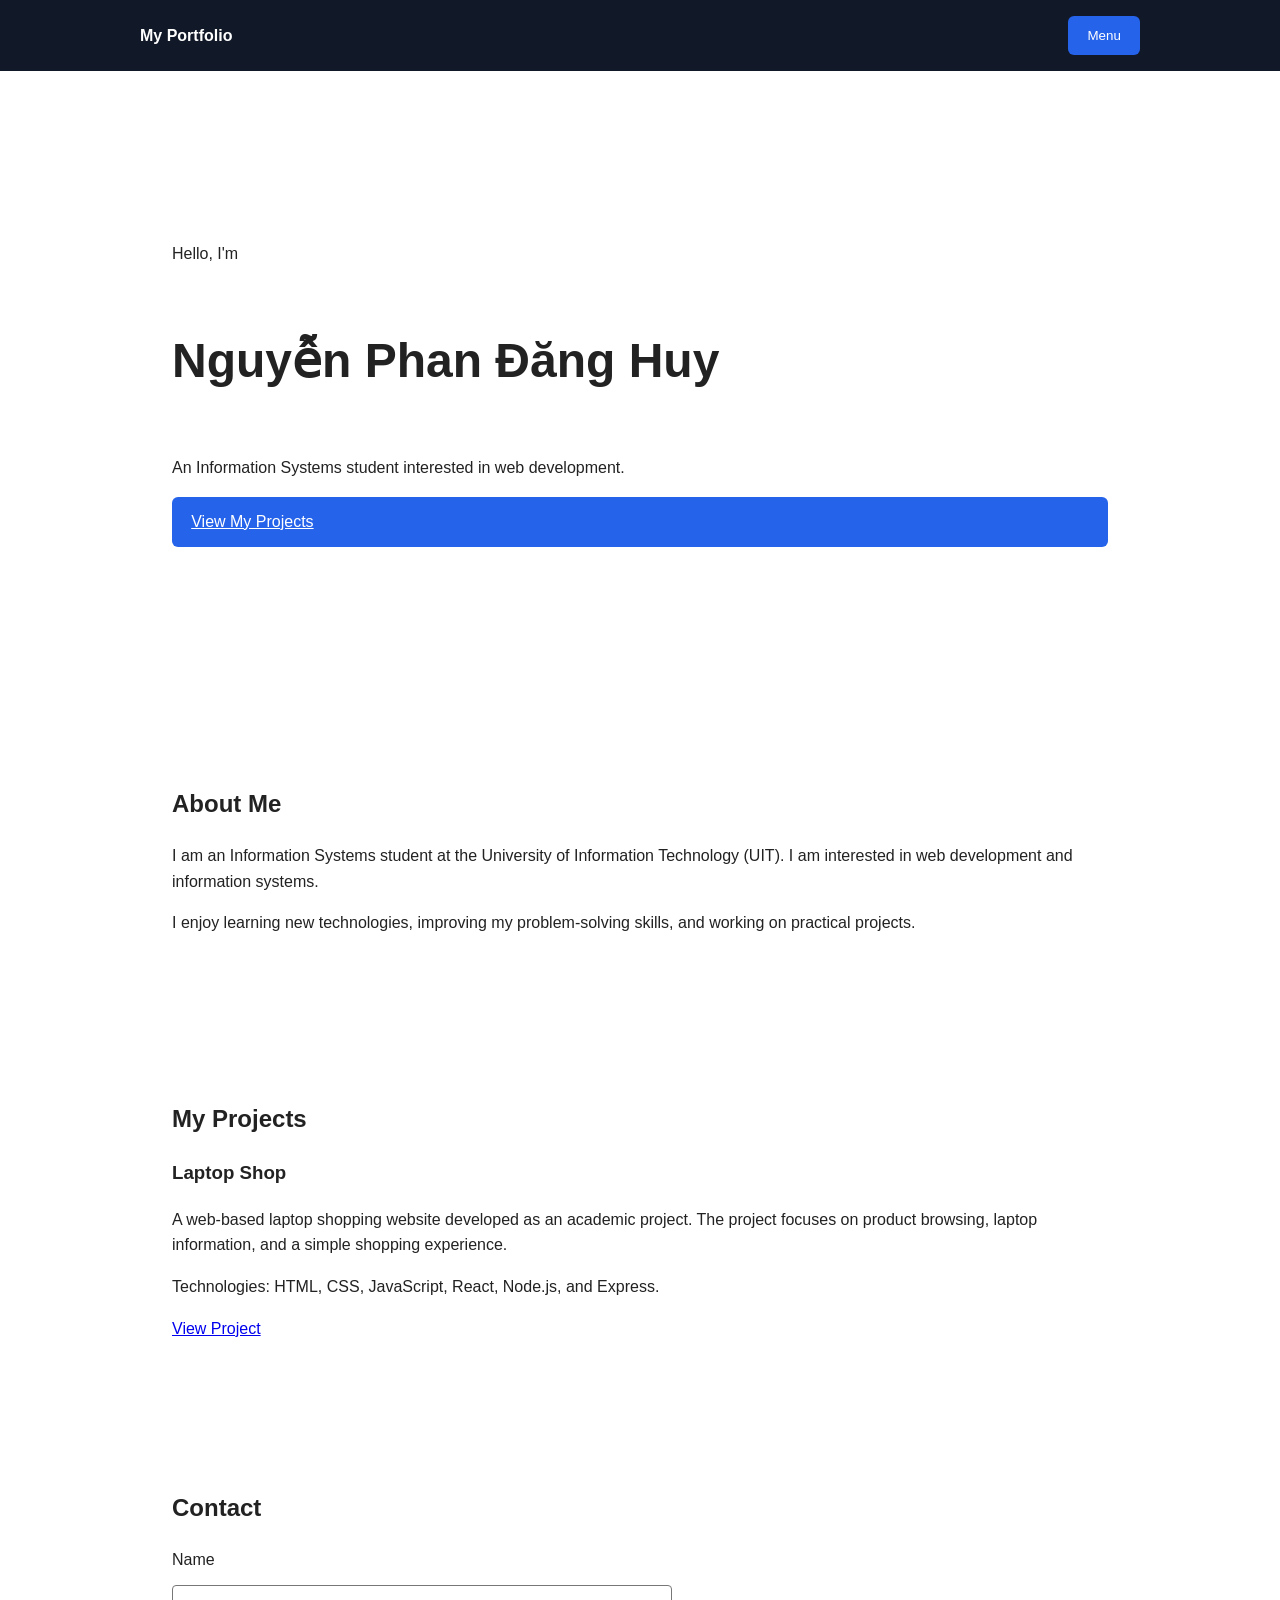
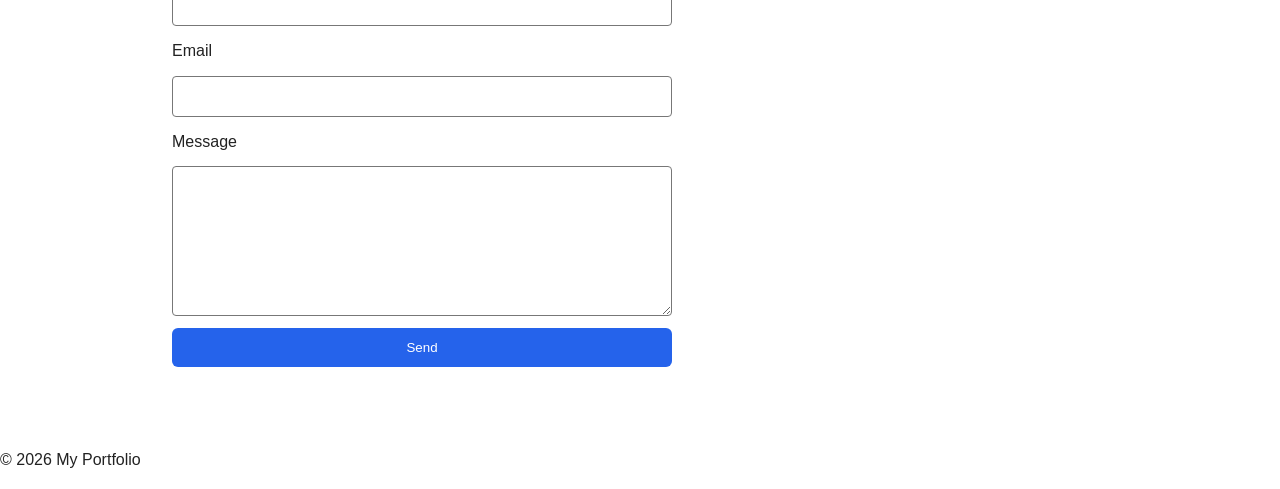
<file: HW1-Portfolio/index.html>
<!DOCTYPE html>
<html lang="en">

<head>
    <meta charset="UTF-8">

    <meta
        name="viewport"
        content="width=device-width, initial-scale=1.0"
    >
<meta
    http-equiv="Content-Security-Policy"
    content="default-src 'self'; script-src 'self'; style-src 'self'; img-src 'self' data:; connect-src 'self'; object-src 'none'; base-uri 'self'; form-action 'self';"
>
    <meta
        name="description"
        content="Personal portfolio website"
    >

    <title>My Portfolio</title>
    <link rel="icon" href="favicon.svg" type="image/svg+xml">

    <link rel="stylesheet" href="style.css">
</head>

<body>
    <a class="skip-link" href="#main-content">
    Skip to main content
</a>

    <header>
        <nav aria-label="Main navigation">

            <a href="#home" class="logo">
                My Portfolio
            </a>

            <button
                id="menuButton"
                type="button"
                aria-expanded="true"
                aria-controls="mainMenu"
            >
                Menu
            </button>

            <ul id="mainMenu" hidden>

                <li>
                    <a href="#home">Home</a>
                </li>

                <li>
                    <a href="#about">About</a>
                </li>

                <li>
                    <a href="#projects">Projects</a>
                </li>

                <li>
                    <a href="#contact">Contact</a>
                </li>

            </ul>

        </nav>
    </header>


    <main id="main-content">

        <section id="home" class="hero">

            <p>Hello, I'm</p>

            <h1>Nguyễn Phan Đăng Huy</h1>

            <p>
                An Information Systems student
                interested in web development.
            </p>

            <a
                href="#projects"
                class="button"
            >
                View My Projects
            </a>

        </section>


        <section id="about">

            <h2>About Me</h2>

            <p>
  I am an Information Systems student at the University of
        Information Technology (UIT). I am interested in web
        development and information systems.
            </p>
            <p>
        I enjoy learning new technologies, improving my
        problem-solving skills, and working on practical projects.
    </p>

        </section>


        <section id="projects">

            <h2>My Projects</h2>

    <article>
        <h3>Laptop Shop</h3>

        <p>
            A web-based laptop shopping website developed
            as an academic project. The project focuses on
            product browsing, laptop information, and a
            simple shopping experience.
        </p>

        <p>
            Technologies: HTML, CSS, JavaScript, React,
            Node.js, and Express.
        </p>

        <a href="#">
            View Project
        </a>
    </article>

        </section>


        <section id="contact">

            <h2>Contact</h2>

            <form>

                <label for="name">
                    Name
                </label>

                <input
                    id="name"
                    name="name"
                    type="text"
                    required
                >


                <label for="email">
                    Email
                </label>

                <input
                    id="email"
                    name="email"
                    type="email"
                    required
                >


                <label for="message">
                    Message
                </label>

                <textarea
                    id="message"
                    name="message"
                    required
                ></textarea>


                <button type="submit">
                    Send
                </button>

            </form>

        </section>

    </main>


    <footer>

        <p>
            © 2026 My Portfolio
        </p>

    </footer>


    <script src="script.js"></script>

</body>

</html>
</file>
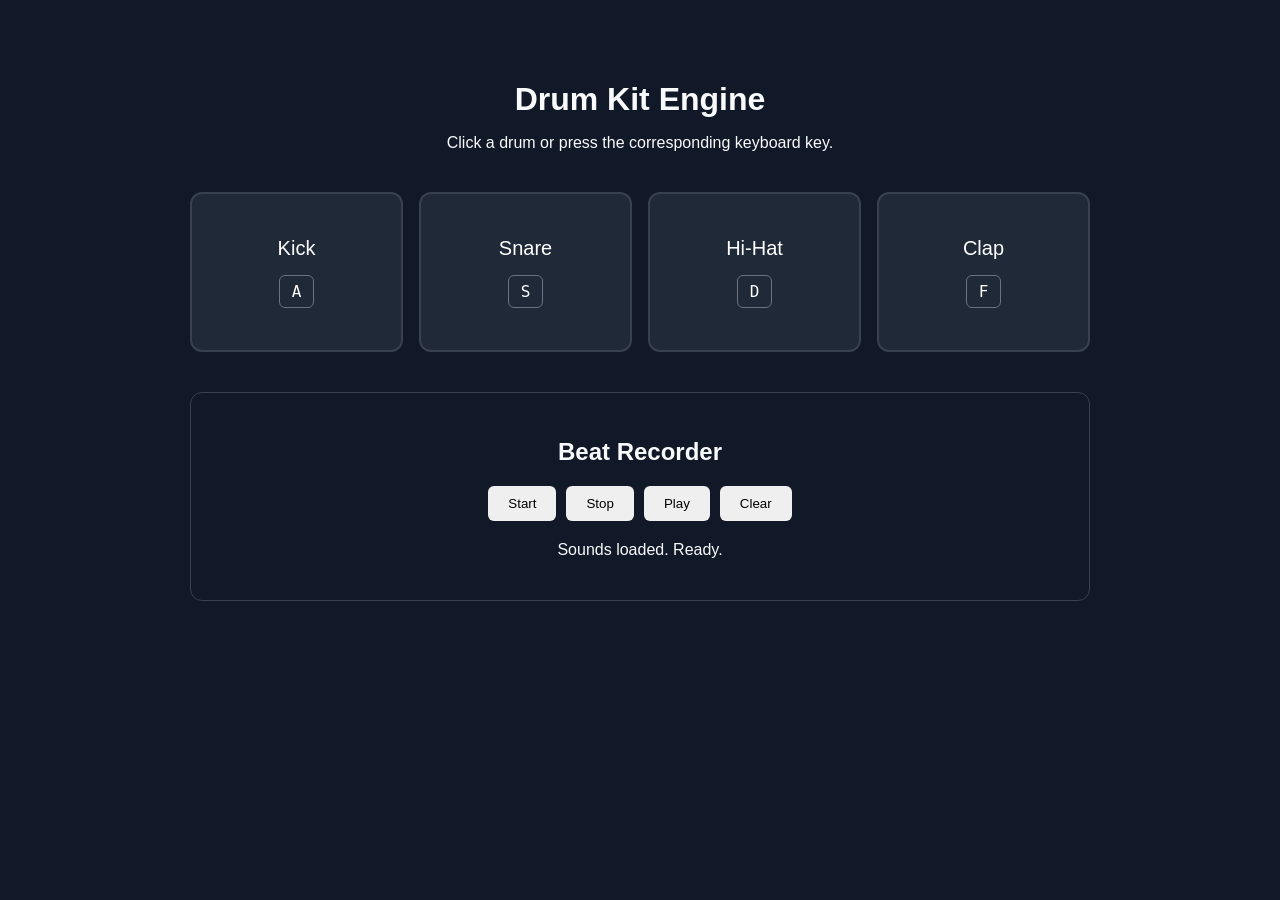
<file: HW2-Drum-Kit/index.html>
<!DOCTYPE html>
<html lang="en">

<head>
    <meta charset="UTF-8">

    <meta
        name="viewport"
        content="width=device-width, initial-scale=1.0"
    >

    <meta
        name="description"
        content="Drum Kit Engine with keyboard controls and beat recorder"
    >

    <title>Drum Kit Engine</title>

    <link rel="stylesheet" href="style.css">
</head>

<body>

    <main>

        <h1>Drum Kit Engine</h1>

        <p>
            Click a drum or press the corresponding keyboard key.
        </p>

        <section
            class="drum-kit"
            aria-label="Drum kit"
        >

            <button
                class="drum"
                type="button"
                data-key="a"
                data-sound="kick"
            >
                <span>Kick</span>
                <kbd>A</kbd>
            </button>

            <button
                class="drum"
                type="button"
                data-key="s"
                data-sound="snare"
            >
                <span>Snare</span>
                <kbd>S</kbd>
            </button>

            <button
                class="drum"
                type="button"
                data-key="d"
                data-sound="hihat"
            >
                <span>Hi-Hat</span>
                <kbd>D</kbd>
            </button>

            <button
                class="drum"
                type="button"
                data-key="f"
                data-sound="clap"
            >
                <span>Clap</span>
                <kbd>F</kbd>
            </button>

        </section>


        <section
            class="recorder"
            aria-labelledby="recorder-title"
        >

            <h2 id="recorder-title">Beat Recorder</h2>

            <div class="recorder-controls">

                <button
                    id="startRecording"
                    type="button"
                >
                    Start
                </button>

                <button
                    id="stopRecording"
                    type="button"
                >
                    Stop
                </button>

                <button
                    id="playRecording"
                    type="button"
                >
                    Play
                </button>

                <button
                    id="clearRecording"
                    type="button"
                >
                    Clear
                </button>

            </div>

            <p id="recordingStatus">
                Ready
            </p>

        </section>

    </main>


    <script src="app.js"></script>

</body>

</html>
</file>
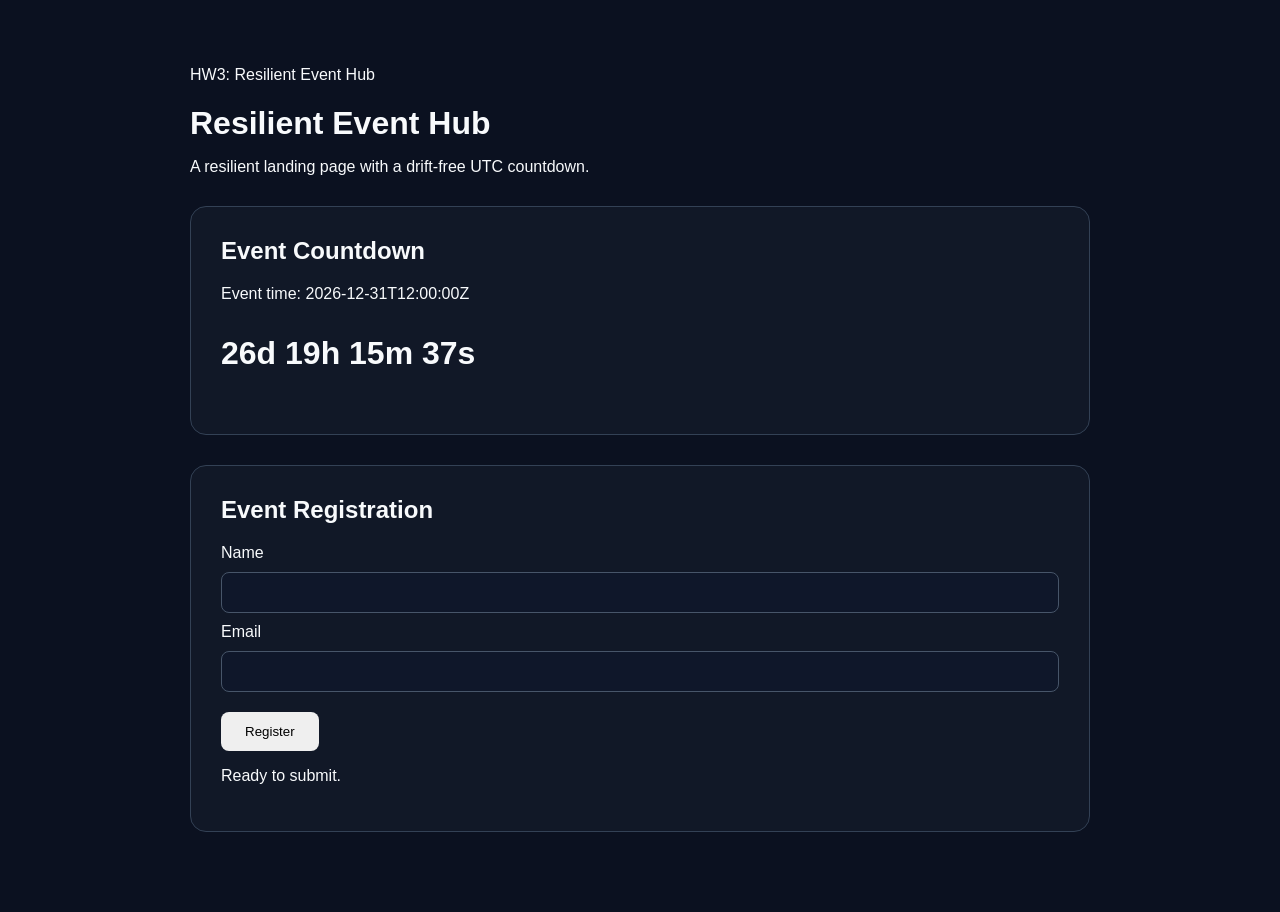
<file: HW3-Landing-Page/index.html>
<!DOCTYPE html>
<html lang="en">

<head>
    <meta charset="UTF-8">

    <meta
        name="viewport"
        content="width=device-width, initial-scale=1.0"
    >

    <meta
        name="description"
        content="Resilient Event Hub"
    >

    <title>Resilient Event Hub</title>

    <link rel="stylesheet" href="style.css">
</head>

<body>

    <main>

        <header>
            <p>HW3: Resilient Event Hub</p>

            <h1>Resilient Event Hub</h1>

            <p>
                A resilient landing page with a
                drift-free UTC countdown.
            </p>
        </header>


        <!-- SLICE 1 -->
        <section
            id="countdown-section"
            aria-labelledby="countdown-title"
        >

            <h2 id="countdown-title">
                Event Countdown
            </h2>

            <p>
                Event time:
                <time id="event-time"></time>
            </p>

            <p
                id="countdown"
                aria-live="polite"
            >
                Loading countdown...
            </p>

        </section>


        <!-- SLICE 2 -->
        <section
            id="form-section"
            aria-labelledby="form-title"
        >

            <h2 id="form-title">
                Event Registration
            </h2>

            <form id="event-form">

                <label for="name">
                    Name
                </label>

                <input
                    id="name"
                    name="name"
                    type="text"
                    required
                    maxlength="50"
                >

                <label for="email">
                    Email
                </label>

                <input
                    id="email"
                    name="email"
                    type="email"
                    required
                    maxlength="100"
                >

                <button
                    id="submit-button"
                    type="submit"
                >
                    Register
                </button>

            </form>

            <p
                id="form-status"
                aria-live="polite"
            ></p>

        </section>

    </main>

    <script src="app.js"></script>

</body>

</html>
</file>
<file: HW1-Portfolio/style.css>
* {
    box-sizing: border-box;
}

html {
    scroll-behavior: smooth;
}

body {
    margin: 0;

    font-family:
        Arial,
        sans-serif;

    line-height: 1.6;

    color: #222;

    background: #ffffff;
}

header {
    background: #111827;

    color: white;

    padding: 1rem;
}

nav {
    max-width: 1000px;

    margin: auto;

    display: flex;

    align-items: center;

    justify-content: space-between;
}

.logo {
    color: white;

    text-decoration: none;

    font-weight: bold;
}

nav ul {
    display: flex;

    gap: 1.5rem;

    list-style: none;

    margin: 0;

    padding: 0;
}

nav a {
    color: white;
}

.hero {
    min-height: 70vh;

    max-width: 1000px;

    margin: auto;

    padding: 2rem;

    display: flex;

    flex-direction: column;

    justify-content: center;
}

h1 {
    font-size: 3rem;
}

section {
    max-width: 1000px;

    margin: auto;

    padding: 4rem 2rem;
}

.button,
button {
    display: inline-block;

    padding: 0.75rem 1.2rem;

    border: none;

    border-radius: 6px;

    background: #2563eb;

    color: white;

    cursor: pointer;
}

form {
    display: grid;

    gap: 0.75rem;

    max-width: 500px;
}

input,
textarea {
    width: 100%;

    padding: 0.75rem;

    border: 1px solid #777;

    border-radius: 4px;
}

textarea {
    min-height: 150px;
}

@media (max-width: 700px) {

    nav {
        flex-direction: column;

        gap: 1rem;
    }

    nav ul {
        flex-direction: column;

        text-align: center;
    }

    h1 {
        font-size: 2.2rem;
    }
}
.skip-link {
    position: absolute;
    top: -100px;
    left: 1rem;

    padding: 0.75rem 1rem;

    background: #111827;
    color: white;

    text-decoration: none;

    z-index: 1000;
}

.skip-link:focus {
    top: 1rem;
}
a:focus-visible,
button:focus-visible,
input:focus-visible,
textarea:focus-visible {
    outline: 3px solid #f59e0b;
    outline-offset: 3px;
}
#mainMenu[hidden] {
    display: none !important;
}
</file>
<file: HW2-Drum-Kit/style.css>
* {
    box-sizing: border-box;
}

body {
    margin: 0;
    min-height: 100vh;
    font-family: Arial, sans-serif;
    background: #111827;
    color: #f9fafb;
}

main {
    width: min(900px, 92%);
    margin: 0 auto;
    padding: 60px 0;
    text-align: center;
}

h1 {
    margin-bottom: 10px;
}

.drum-kit {
    display: grid;
    grid-template-columns: repeat(4, 1fr);
    gap: 16px;
    margin: 40px 0;
}

.drum {
    min-height: 160px;
    border: 2px solid #374151;
    border-radius: 12px;
    background: #1f2937;
    color: white;
    cursor: pointer;
    font-size: 20px;
    transition: transform 0.1s, background 0.1s;
}

.drum:hover {
    background: #374151;
}

.drum:active,
.drum.active {
    transform: scale(0.95);
    background: #4b5563;
}

.drum span {
    display: block;
    margin-bottom: 15px;
}

kbd {
    display: inline-block;
    padding: 6px 12px;
    border: 1px solid #6b7280;
    border-radius: 6px;
    font-size: 16px;
}

.recorder {
    margin-top: 40px;
    padding: 25px;
    border: 1px solid #374151;
    border-radius: 12px;
}

.recorder-controls {
    display: flex;
    justify-content: center;
    flex-wrap: wrap;
    gap: 10px;
}

.recorder button {
    padding: 10px 20px;
    border: none;
    border-radius: 6px;
    cursor: pointer;
}

#recordingStatus {
    margin-top: 20px;
}

@media (max-width: 650px) {
    .drum-kit {
        grid-template-columns: repeat(2, 1fr);
    }
}
</file>
<file: HW3-Landing-Page/style.css>
* {
    box-sizing: border-box;
}

body {
    margin: 0;
    min-height: 100vh;
    font-family: Arial, sans-serif;
    background: #0b1120;
    color: #f8fafc;
}

main {
    width: min(900px, 92%);
    margin: 0 auto;
    padding: 50px 0;
}

header {
    margin-bottom: 30px;
}

section {
    margin-bottom: 30px;
    padding: 30px;
    border: 1px solid #334155;
    border-radius: 16px;
    background: #111827;
}

h1 {
    margin-bottom: 10px;
}

h2 {
    margin-top: 0;
}

#countdown {
    font-size: 2rem;
    font-weight: bold;
}

form {
    display: grid;
    gap: 10px;
}

input {
    width: 100%;
    padding: 12px;
    border: 1px solid #475569;
    border-radius: 8px;
    background: #0f172a;
    color: white;
}

button {
    width: fit-content;
    margin-top: 10px;
    padding: 12px 24px;
    border: 0;
    border-radius: 8px;
    cursor: pointer;
}

button:disabled {
    cursor: not-allowed;
    opacity: 0.6;
}
</file>
